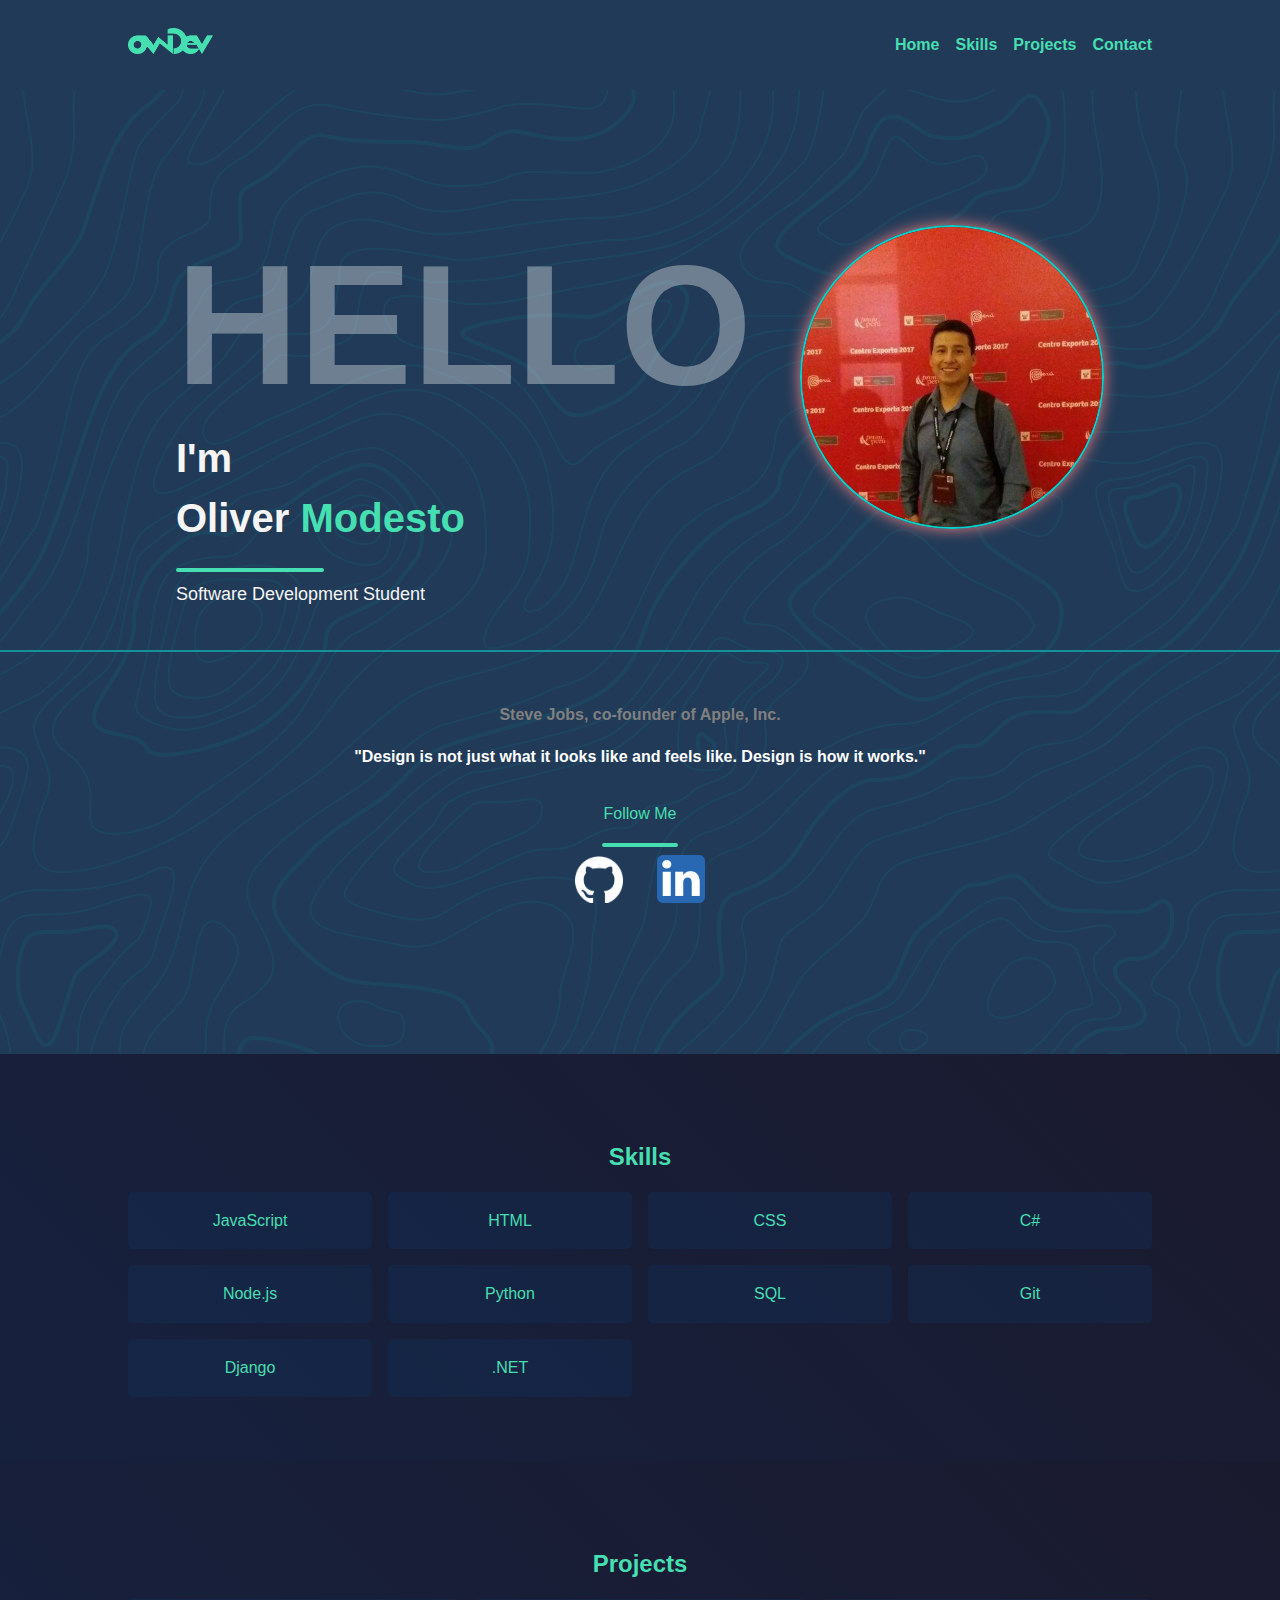
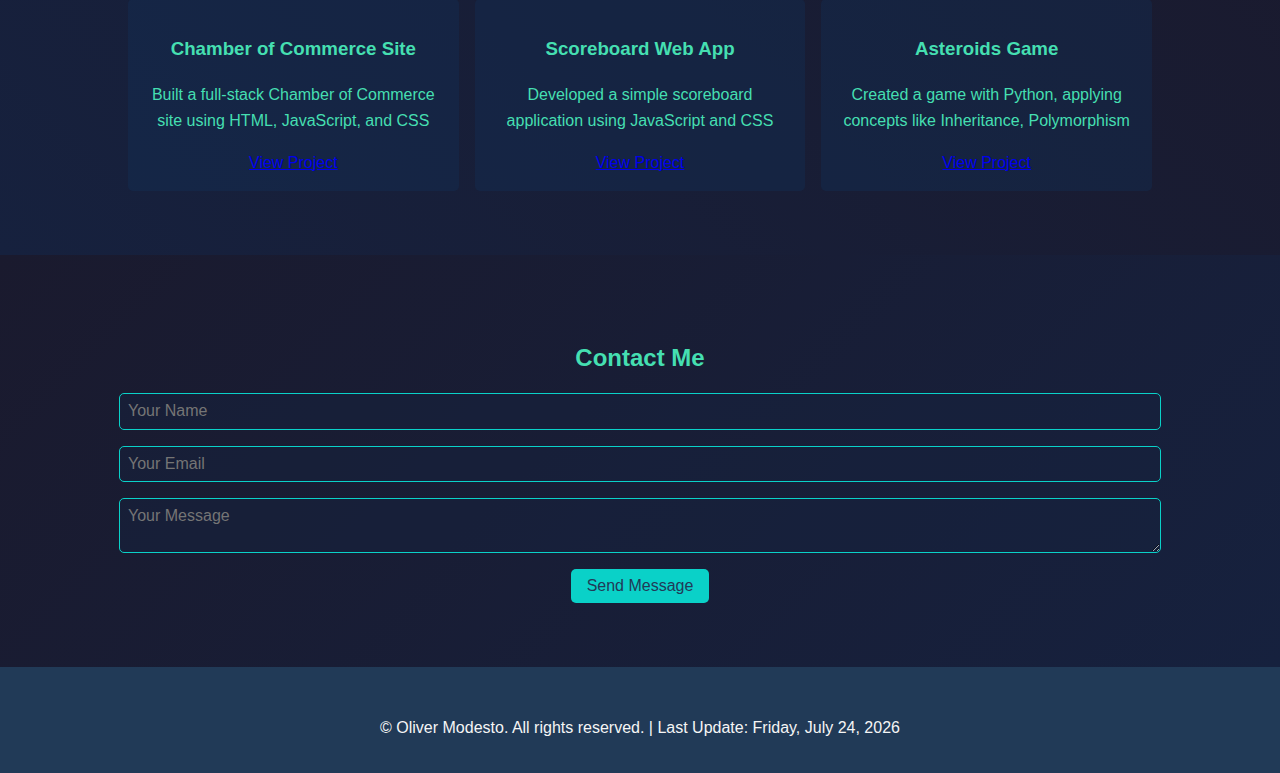
<file: index.html>
<!DOCTYPE html>
<html lang="en">
<head>
    <meta charset="UTF-8">
    <meta name="viewport" content="width=device-width, initial-scale=1.0">
    
    <title>Home | Oliver Modesto's Portfolio</title>
    <meta name="author" content="Oliver Modesto">
    <meta name="description" content="Welcome to Oliver's portfolio. Explore my projects, 
    skills, and professional journey in web development, design, and programming. 
    Let's connect!.">

    <meta property="og:description" content="Explore a collection of projects, coding skills, and achievements by a passionate software development student. Showcasing web development, software design, and innovative solutions to real-world problems.">
    <meta property="og:image" content="https://owms-droid.github.io/portfolio/images/portfolio-view.png">
    <meta property="og:image:alt" content="website cover goes here">
    <meta property="og:site_name" content="Software Developer Portfolio | OliverMS | Peru">
    <meta property="og:title" content="Software Developer Portfolio - Oliver Modesto">
    <meta property="og:type" content="website">
    <meta property="og:url" content="https://olivermodesto.netlify.app/">
    <meta name="twitter:card" content="summary">
    <meta name="twitter:image:alt" content="Software Developer Portfolio logo">

    <link rel="icon" href="images/favicon.ico"> //Add a favicon, create your logo then add it
    <link rel="stylesheet" href="styles/normalize.css">
    <link rel="stylesheet" href="styles/styles.css">

    <script src="./scripts/scripts.js" defer></script>
    <script src="./scripts/date.js" defer></script>
</head>
<body>
    <header>
        <nav class="container">
            <div class="logo">
                <img src="images/owidev-logo.png" alt="OwiDev Logo">
            </div>
            <ul class="nav-links">
                <li><a href="#home">Home</a></li>
                <li><a href="#skills">Skills</a></li>
                <li><a href="#projects">Projects</a></li>
                <li><a href="#contact">Contact</a></li>
            </ul>
            <button class="hamburger" aria-label="Toggle menu">
                <span></span>
                <span></span>
                <span></span>
            </button>
        </nav>
    </header>

    <main>
        <section id="home">
            <div class="container">
                <div class="info-section">
                    <h1>HELLO</h1>
                    <br>
                    <br>
                    <br>
                    <p>I'm</p>
                    <p>Oliver <span style="color: #45dfb1;">Modesto</span></p>
                    <hr align="left">
                    <p style="color: whitesmoke; font-size: 18px; font-weight: normal;">Software Development Student</p>
                </div>
                <div class="profile-picture-container">
                    <div class="profile-picture">
                        <img src="./images/oliver-w-modesto.jpg" alt="oliver profile picture" />
                    </div>
                </div>
            </div>
            <br>
            <hr style="border: 0.5px solid #14919b; width: 100%;">
            <br>
            <div class="quote">
                <p style="color: grey; font-weight: bold;">Steve Jobs, co-founder of Apple, Inc.</p>
                <blockquote style="color: white; font-weight: bolder;">
                "Design is not just what it looks like and feels like. Design is how it works."
                </blockquote>
            </div>
            <div class="socials">
                <p>Follow Me</p>
                <hr align="center">
                <a href="https://github.com/owms-droid" target="_blank"><img src="./images/github.png" alt="github logo"></a>
                <a href="https://www.linkedin.com/in/oliver-modesto/" target="_blank"><img src="./images/linkedin.png" alt="linkedin logo"></a>
            </div>
        </section>

        <section id="skills">
            <div class="container">
                <h2>Skills</h2>
                <div class="skills-container">
                    <!-- Skills will be dynamically added here -->
                </div>
            </div>
        </section>

        <section id="projects">
            <div class="container">
                <h2>Projects</h2>
                <div class="projects-container">
                    <!-- Projects will be dynamically added here -->
                </div>
            </div>
        </section>

        <section id="contact">
            <div class="container">
                <h2>Contact Me</h2>
                <form id="contact-form" action="https://formsubmit.co/olivermodesto87@gmail.com" method="POST">
                    <input type="text" name="name" placeholder="Your Name" required>
                    <input type="email" name="email" placeholder="Your Email" required>
                    <textarea name="message" placeholder="Your Message" required></textarea>
                    <input type="hidden" name="_subject" value="New submission from Portfolio!">
                    <input type="hidden" name="_next" value="https://yourdomain.com/thanks.html">
                    <button type="submit">Send Message</button>
                </form>
            </div>
        </section>
    </main>

    <footer>
        <div class="container">
            <p>&copy; Oliver Modesto. All rights reserved. | <span id="lastModified">Date here</span></p>
        </div>
    </footer>

</body>
</html>
</file>
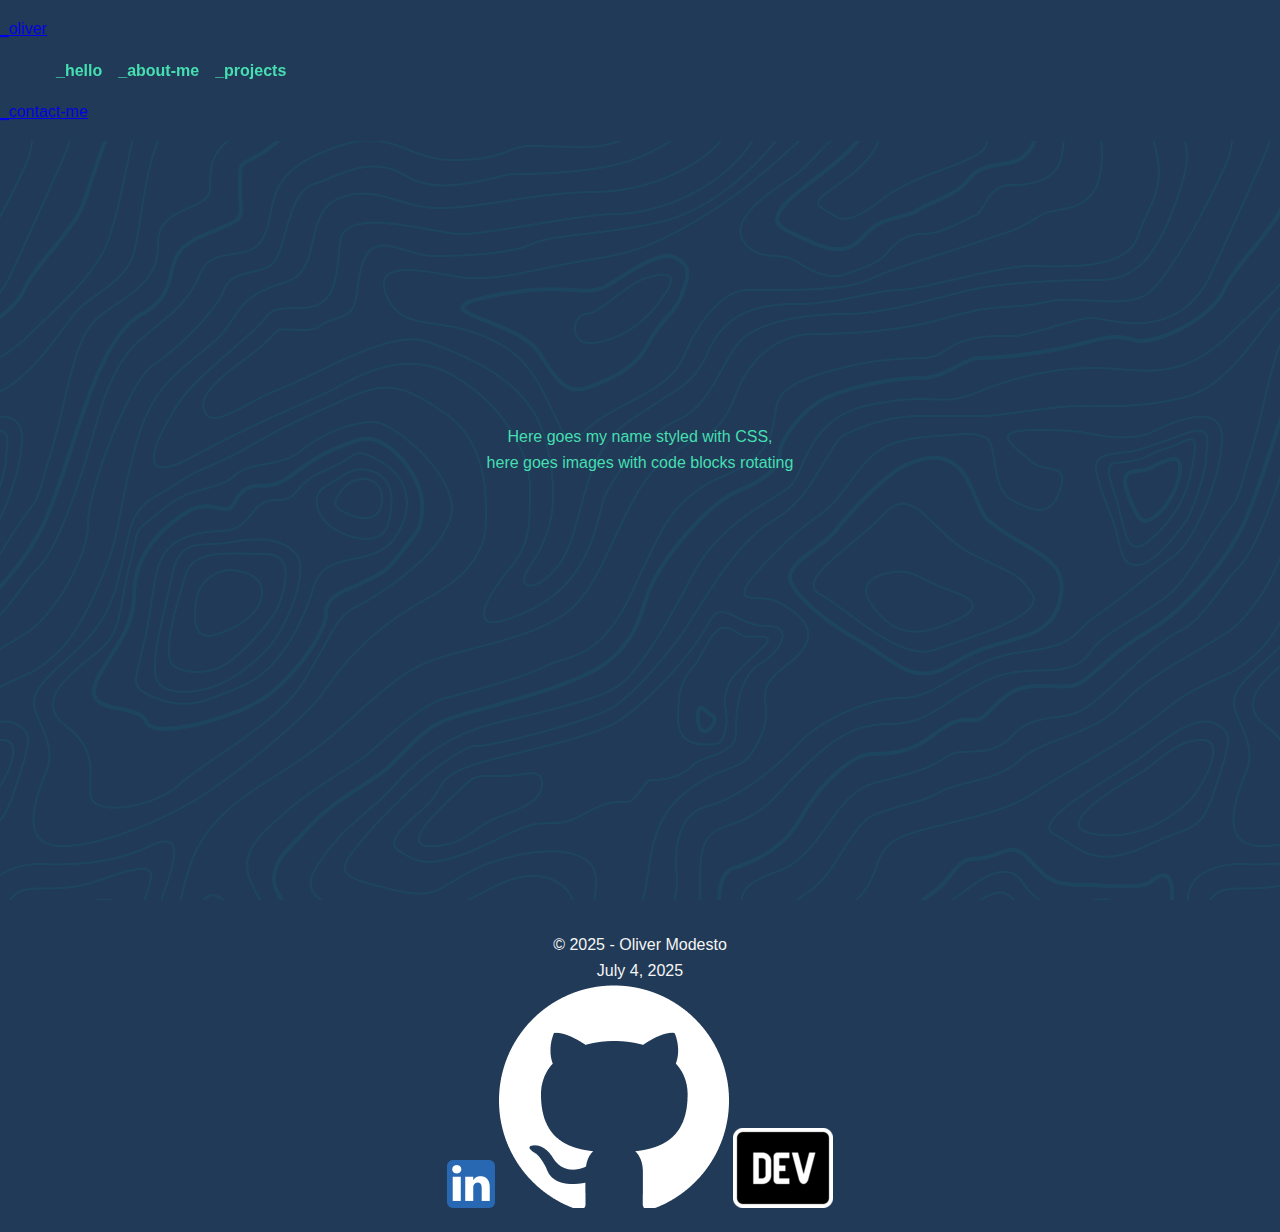
<file: about.html>
<!DOCTYPE html>
<html lang="en">
<head>
    <meta charset="UTF-8">
    <meta name="viewport" content="width=device-width, initial-scale=1.0">

    <title>Oliver's Portfolio</title>
    <meta name="author" content="Oliver M.">
    <meta name="description" content="Junior Web developer skilled in Python, JavaScript, C#, and MySQL. Passionate about developing responsive, 
    user-friendly web applications and learning modern technologies to deliver innovative, scalable solutions.">

    <meta property="og:title" content="Junior Web Developer - Oliver M.">
    <meta property="og:description" content="Junior Web developer skilled in Python, JavaScript, C#, and MySQL. Passionate about developing responsive, 
    user-friendly web applications and learning modern technologies to deliver innovative, scalable solutions.">
    <meta property="og:image" content="https://owms-droid.github.io/portfolio/images/portfolio-view.png">
    <meta property="og:image:alt" content="Website screenshot">
    <meta property="og:site_name" content="Junior Web Developer | Oliver M.">
    <meta property="og:type" content="website">
    <meta property="og:url" content="https://olivermodesto.netlify.app/">
    <meta name="twitter:card" content="summary">
    <meta name="twitter:image:alt" content="Junior Web Developer Portfolio logo">

    <link rel="preconnect" href="https://fonts.googleapis.com">
    <link rel="preconnect" href="https://fonts.gstatic.com" crossorigin>
    <link href="https://fonts.googleapis.com/css2?family=Fira+Code:wght@300..700&display=swap" rel="stylesheet">
    <link rel="icon" href="images/favicon.ico"> <!-- Favicon for the website -->
    <link rel="stylesheet" href="styles/normalize.css">
    <link rel="stylesheet" href="styles/styles.css">

    <script src="./scripts/scripts.js" defer></script>
    <script src="./scripts/date.js" defer></script>
</head>
<body>
    <header>
        <nav class="navbar">
            <div class="sub-navbar">
                <div class="logo">
                    <a href="./index.html">_oliver</a>
                </div>
                <ul class="nav-links">
                    <li><a href="./index.html">_hello</a></li>
                    <li><a href="./about.html" class="active">_about-me</a></li>
                    <li><a href="./projects.html">_projects</a></li>
                </ul>
                <div class="contact">
                    <a href="./contact.html">_contact-me</a>
                </div>
                <div class="hamburger">
                    <span></span>
                    <span></span>
                    <span></span>
                </div>
            </div>
        </nav>
    </header>

    <main>
        <div class="intro" id="home">
            <div class="left">
                Here goes my name styled with CSS,
            </div>
            <div class="right">
                here goes images with code blocks rotating
            </div>
        </div> 
    </main>

    <footer>
        <div class="footer-bar">
            <div class="footer-left">
                © 2025 - Oliver Modesto
            </div>
            <div class="footer-center">
                <span id="date-time">July 4, 2025</s>
            </div>
            <div class="footer-right">
                <div class="social-links">
                    <a href="https://www.linkedin.com/in/oliver-modesto/"><img src="./images/linkedin.png" alt="LinkedIn"></a>
                    <a href="https://github.com/owms-droid"><img src="./images/github.png" alt="GitHub"></a>
                    <a href="https://dev.to/calamitouscoder87"><img src="./images/dev.png" alt="Dev Community"></a>
                </div>
            </div>
        </div>
    </footer>

</body>
</html>
</file>
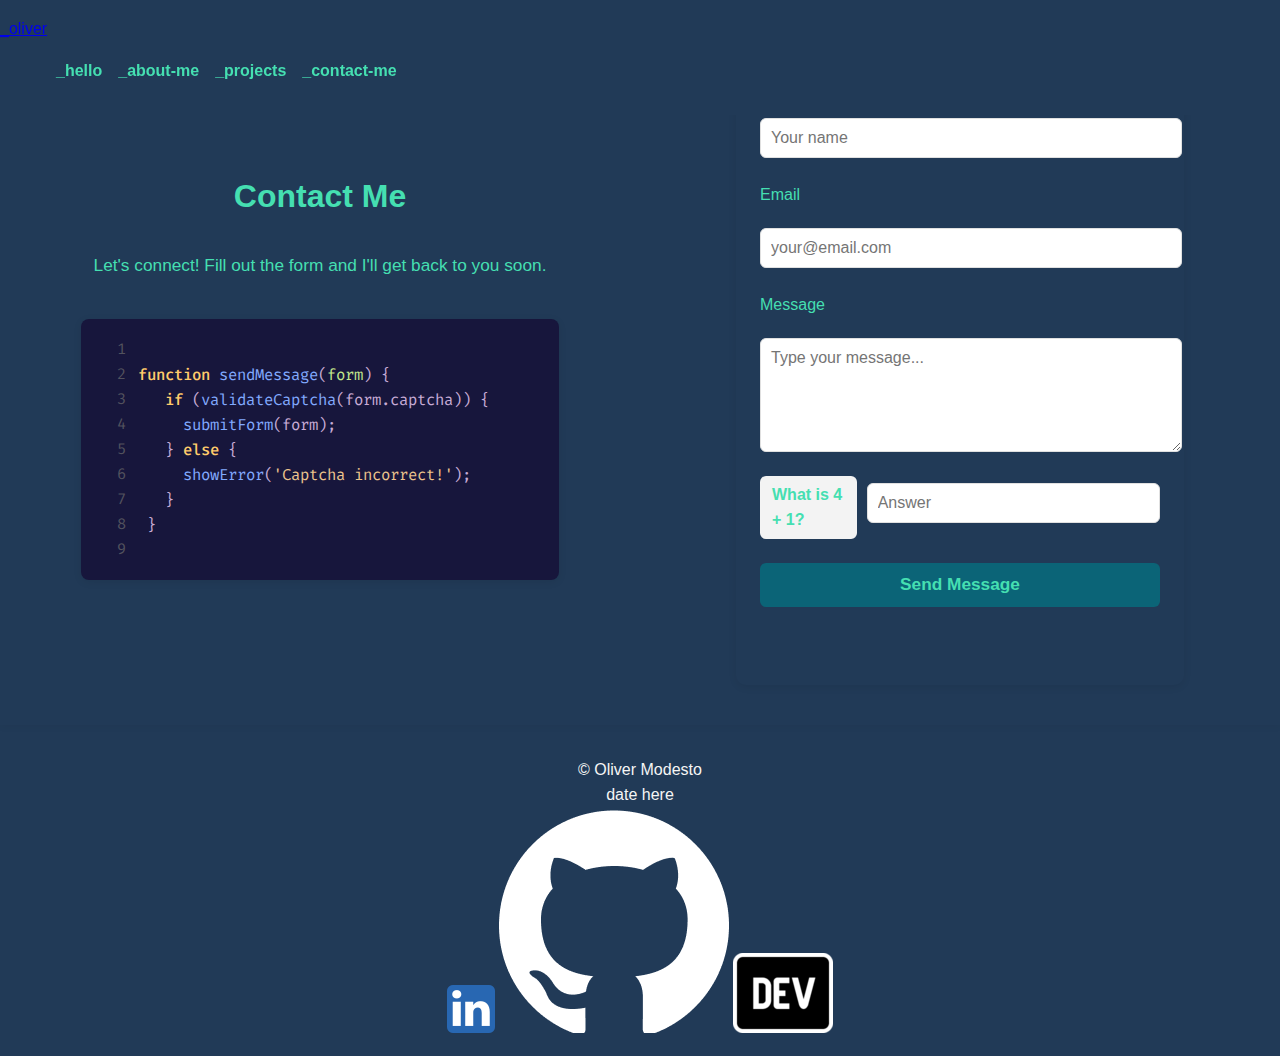
<file: contact.html>
<!DOCTYPE html>
<html lang="en">
<head>
    <meta charset="UTF-8">
    <meta name="viewport" content="width=device-width, initial-scale=1.0">

    <title>Contact Oliver</title>
    <meta name="author" content="Oliver M.">
    <meta name="description" content="Junior Web developer skilled in Python, JavaScript, C#, and MySQL. Passionate about developing responsive, 
    user-friendly web applications and learning modern technologies to deliver innovative, scalable solutions.">

    <meta property="og:title" content="Junior Web Developer - Oliver M.">
    <meta property="og:description" content="Junior Web developer skilled in Python, JavaScript, C#, and MySQL. Passionate about developing responsive, 
    user-friendly web applications and learning modern technologies to deliver innovative, scalable solutions.">
    <meta property="og:image" content="https://owms-droid.github.io/portfolio/images/portfolio-view.png">
    <meta property="og:image:alt" content="Oliver's Portfolio">
    <meta property="og:site_name" content="Junior Web Developer | Oliver M.">
    <meta property="og:type" content="website">
    <meta property="og:url" content="https://olivermodesto.netlify.app/">
    <meta name="twitter:card" content="summary">
    <meta name="twitter:image:alt" content="Junior Web Developer Portfolio">

    <link rel="preconnect" href="https://fonts.googleapis.com">
    <link rel="preconnect" href="https://fonts.gstatic.com" crossorigin>
    <link href="https://fonts.googleapis.com/css2?family=Fira+Code:wght@300..700&display=swap" rel="stylesheet">
    <link rel="icon" href="images/favicon.ico"> <!-- Favicon for the website -->
    <link rel="stylesheet" href="styles/normalize.css">
    <link rel="stylesheet" href="styles/styles.css">
    <link rel="stylesheet" href="styles/contact.css">

    <script src="./scripts/scripts.js" defer></script>
    <script src="./scripts/home-animations.js" defer></script>
    <script src="./scripts/date.js" defer></script>
    <script src="./scripts/contact.js" defer></script>

    <script async src="https://pagead2.googlesyndication.com/pagead/js/adsbygoogle.js?client=ca-pub-3371929463714051" crossorigin="anonymous"></script>
</head>
<body>
    <header>
        <nav class="navbar">
            <div class="sub-navbar">
                <div class="logo">
                    <a href="./index.html">_oliver</a>
                </div>
                <ul class="nav-links">
                    <li><a href="./index.html">_hello</a></li>
                    <li><a href="./about.html">_about-me</a></li>
                    <li><a href="./projects.html">_projects</a></li>
                    <li><a href="./contact.html" class="active">_contact-me</a></li>
                </ul>
                <div class="hamburger">
                    <span></span>
                    <span></span>
                    <span></span>
                </div>
            </div>
        </nav>
    </header>

    <main>
        <div class="intro contact-intro">
            <div class="left contact-info">
                <h2>Contact Me</h2>
                <p>Let's connect! Fill out the form and I'll get back to you soon.</p>
                <div class="contact-code-block">
                    <div class="code-line"><span class="code-linenumber">1</span> <span class="code-comment"></span></div>
                    <div class="code-line"><span class="code-linenumber">2</span> <span class="code-keyword">function </span><span class="code-func">sendMessage</span>(<span class="code-param">form</span>) {</div>
                    <div class="code-line"><span class="code-linenumber">3</span> &nbsp;&nbsp;<span class="code-keyword">if</span> (<span class="code-func">validateCaptcha</span>(form.captcha)) {</div>
                    <div class="code-line"><span class="code-linenumber">4</span> &nbsp;&nbsp;&nbsp;&nbsp;<span class="code-func">submitForm</span>(form);</div>
                    <div class="code-line"><span class="code-linenumber">5</span> &nbsp;&nbsp;} <span class="code-keyword">else</span> {</div>
                    <div class="code-line"><span class="code-linenumber">6</span> &nbsp;&nbsp;&nbsp;&nbsp;<span class="code-func">showError</span>(<span class="code-string">'Captcha incorrect!'</span>);</div>
                    <div class="code-line"><span class="code-linenumber">7</span> &nbsp;&nbsp;}</div>
                    <div class="code-line"><span class="code-linenumber">8</span> }</div>
                    <div class="code-line"><span class="code-linenumber">9</span> <span class="code-comment"></span></div>
                </div>
            </div>
            <div class="right contact-form-container">
                <form id="contact-form" autocomplete="off" action="https://formsubmit.co/2d8613a67a8ce51b13abb1a40a0c44d7" method="POST">
                    <label for="name">Name</label>
                    <input type="text" id="name" name="name" required placeholder="Your name">

                    <label for="email">Email</label>
                    <input type="email" id="email" name="email" required placeholder="your@email.com">

                    <label for="message">Message</label>
                    <textarea id="message" name="message" rows="5" required placeholder="Type your message..."></textarea>

                    <div class="captcha-block">
                        <span id="captcha-question"></span>
                        <input type="text" id="captcha-answer" name="captcha" required placeholder="Answer">
                    </div>

                    <button type="submit" class="contact-btn">Send Message</button>
                    <div id="form-status"></div>

                    <input type="hidden" name="_next" value="https://olivermodesto.netlify.app/thanks.html">
                    <input type="hidden" name="_captcha" value="false">
                </form>
            </div>
        </div>
    </main>

    <footer>
        <div class="footer-bar">
            <div class="footer-left">
                © Oliver Modesto
            </div>
            <div class="footer-center">
                <span id="date-time">date here</span>
            </div>
            <div class="footer-right">
                <div class="social-links">
                    <a href="https://www.linkedin.com/in/oliver-modesto/" target="_blank" rel="noopener"><img src="./images/linkedin.png" alt="LinkedIn"></a>
                    <a href="https://github.com/owms-droid" target="_blank" rel="noopener"><img src="./images/github.png" alt="GitHub"></a>
                    <a href="https://dev.to/calamitouscoder87" target="_blank" rel="noopener"><img src="./images/dev.png" alt="Dev Community"></a>
                </div>
            </div>
        </div>
    </footer>

</body>
</html>
</file>
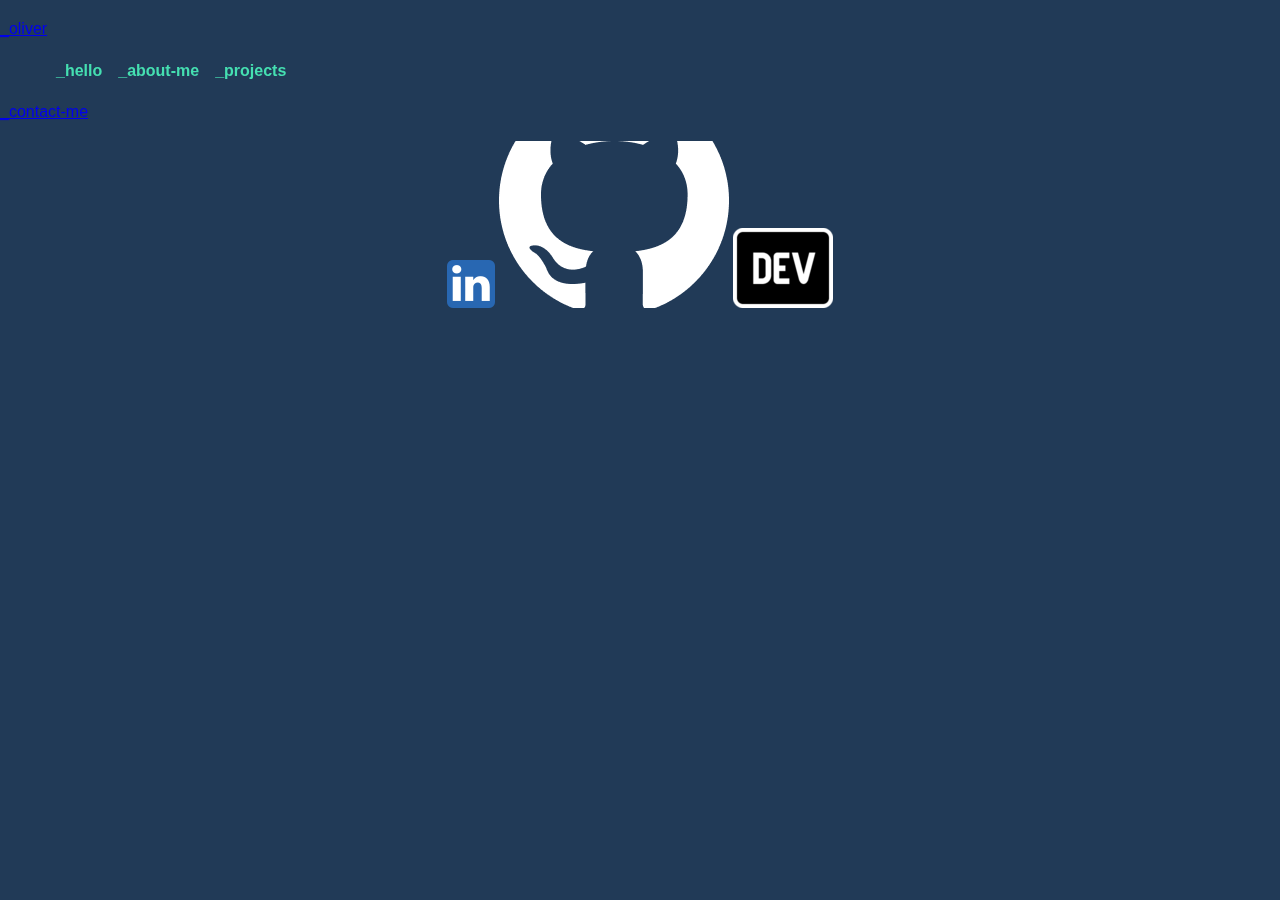
<file: projects.html>
<!DOCTYPE html>
<html lang="en">
<head>
    <meta charset="UTF-8">
    <meta name="viewport" content="width=device-width, initial-scale=1.0">

    <title>Oliver's Projects</title>
    <meta name="author" content="Oliver M.">
    <meta name="description" content="Junior Web developer skilled in Python, JavaScript, C#, and MySQL. Passionate about developing responsive, 
    user-friendly web applications and learning modern technologies to deliver innovative, scalable solutions.">

    <meta property="og:title" content="Junior Web Developer - Oliver M.">
    <meta property="og:description" content="Junior Web developer skilled in Python, JavaScript, C#, and MySQL. Passionate about developing responsive, 
    user-friendly web applications and learning modern technologies to deliver innovative, scalable solutions.">
    <meta property="og:image" content="https://owms-droid.github.io/portfolio/images/portfolio-view.png">
    <meta property="og:image:alt" content="Oliver's Portfolio">
    <meta property="og:site_name" content="Junior Web Developer | Oliver M.">
    <meta property="og:type" content="website">
    <meta property="og:url" content="https://olivermodesto.netlify.app/">
    <meta name="twitter:card" content="summary">
    <meta name="twitter:image:alt" content="Junior Web Developer Portfolio">

    <link rel="preconnect" href="https://fonts.googleapis.com">
    <link rel="preconnect" href="https://fonts.gstatic.com" crossorigin>
    <link href="https://fonts.googleapis.com/css2?family=Fira+Code:wght@300..700&display=swap" rel="stylesheet">
    <link rel="icon" href="images/favicon.ico"> <!-- Favicon for the website -->
    <link rel="stylesheet" href="styles/normalize.css">
    <link rel="stylesheet" href="styles/styles.css">

    <script src="./scripts/scripts.js" defer></script>
    <script src="./scripts/home-animations.js" defer></script>
    <script src="./scripts/date.js" defer></script>
</head>
<body>
    <header>
        <nav class="navbar">
            <div class="sub-navbar">
                <div class="logo">
                    <a href="./index.html">_oliver</a>
                </div>
                <ul class="nav-links">
                    <li><a href="./index.html">_hello</a></li>
                    <li><a href="./about.html">_about-me</a></li>
                    <li><a href="./projects.html" class="active">_projects</a></li>
                </ul>
                <div class="contact">
                    <a href="./contact.html">_contact-me</a>
                </div>
                <div class="hamburger">
                    <span></span>
                    <span></span>
                    <span></span>
                </div>
            </div>
        </nav>
    </header>

    <main>
        <div class="intro">
            <div class="left">
                
            </div>
            <div class="right">
                
            </div>
        </div>
    </main>

    <footer>
        <div class="footer-bar">
            <div class="footer-left">
                © Oliver Modesto
            </div>
            <div class="footer-center">
                <span id="date-time">date here</span>
            </div>
            <div class="footer-right">
                <div class="social-links">
                    <a href="https://www.linkedin.com/in/oliver-modesto/" target="_blank" rel="noopener"><img src="./images/linkedin.png" alt="LinkedIn"></a>
                    <a href="https://github.com/owms-droid" target="_blank" rel="noopener"><img src="./images/github.png" alt="GitHub"></a>
                    <a href="https://dev.to/calamitouscoder87" target="_blank" rel="noopener"><img src="./images/dev.png" alt="Dev Community"></a>
                </div>
            </div>
        </div>
    </footer>

</body>
</html>
</file>
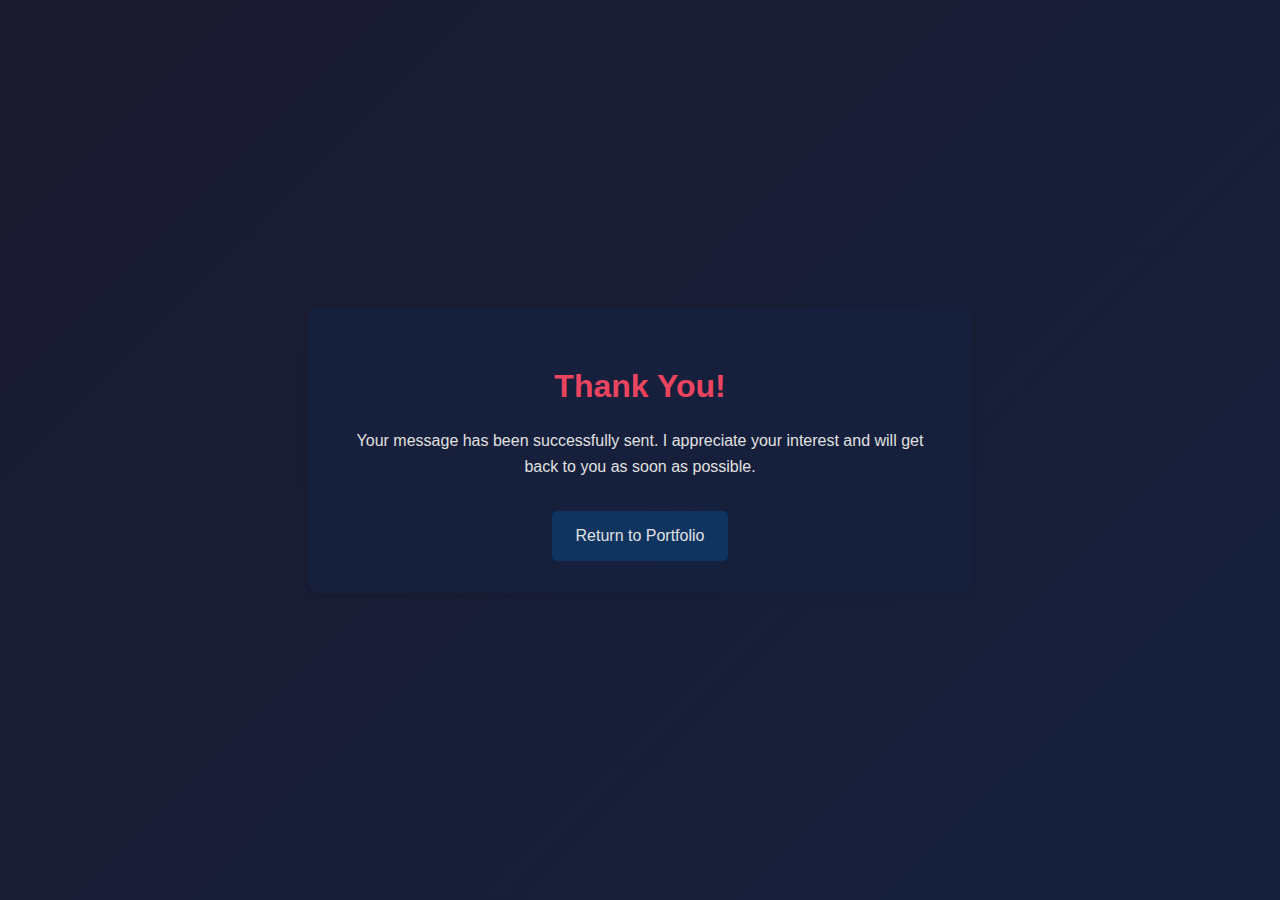
<file: thanks.html>
<!DOCTYPE html>
<html lang="en">
<head>
    <meta charset="UTF-8">
    <meta name="viewport" content="width=device-width, initial-scale=1.0">
    <title>Thank You - Jane Doe Portfolio</title>
    <style>
        :root {
            --bg-color: #1a1a2e;
            --text-color: #e0e0e0;
            --accent-color: #0f3460;
            --secondary-color: #16213e;
            --highlight-color: #e94560;
        }

        body {
            font-family: 'Arial', sans-serif;
            margin: 0;
            padding: 0;
            background: linear-gradient(135deg, #1a1a2e 0%, #16213e 100%);
            color: var(--text-color);
            line-height: 1.6;
            min-height: 100vh;
            display: flex;
            flex-direction: column;
            justify-content: center;
            align-items: center;
            text-align: center;
        }

        .container {
            max-width: 600px;
            margin: 0 auto;
            padding: 2rem;
            background-color: rgba(22, 33, 62, 0.7);
            border-radius: 10px;
            box-shadow: 0 4px 6px rgba(0, 0, 0, 0.1);
        }

        h1 {
            color: var(--highlight-color);
            margin-bottom: 1rem;
        }

        p {
            margin-bottom: 2rem;
        }

        .btn {
            display: inline-block;
            background-color: var(--accent-color);
            color: var(--text-color);
            text-decoration: none;
            padding: 0.75rem 1.5rem;
            border-radius: 5px;
            transition: background-color 0.3s ease, transform 0.3s ease;
        }

        .btn:hover {
            background-color: var(--highlight-color);
            transform: translateY(-2px);
        }
    </style>
</head>
<body>
    <div class="container">
        <h1>Thank You!</h1>
        <p>Your message has been successfully sent. I appreciate your interest and will get back to you as soon as possible.</p>
        <a href="index.html" class="btn">Return to Portfolio</a>
    </div>
</body>
</html>
</file>
<file: styles/styles.css>
:root {
    --bg-color: #213a57;
    --decorative-color: #45dfb1;
    --secondary-color: #0b6477;
    --text-color: #14919b;
    --accent-color: #0ad1c8;
    --highlight-color: #ed8080;
}

body {
    font-family: 'Arial', sans-serif;
    margin: 0;
    padding: 0;
    background-color: var(--bg-color);
    color: var(--decorative-color);
    line-height: 1.6;
}

.container {
    width: 80%;
    margin: 0 auto;
    overflow: hidden;
    padding: 0px 20px 0px 20px;
}

header {
    background-color: var(--bg-color);
    padding: 1rem 0;
    position: fixed;
    width: 100%;
    top: 0;
    z-index: 1000;
}

nav {
    display: flex;
    justify-content: space-between;
    align-items: center;
}

.logo>img {
    width: 12%;
}

.nav-links {
    display: flex;
    list-style: none;
    font-weight: bold;
}

.nav-links li {
    margin-left: 1rem;
}

.nav-links a {
    color: var(--decorative-color);
    text-decoration: none;
    transition: color 0.3s ease;
}

.nav-links a:hover {
    color: var(--highlight-color);
}

.hamburger {
    display: none;
    cursor: pointer;
    background: none;
    border: none;
    padding: 0;
}

.hamburger span {
    display: block;
    width: 25px;
    height: 3px;
    margin: 5px 0;
    position: relative;
    background-color: var(--decorative-color);
    border-radius: 3px;
    z-index: 1;
    transform-origin: 4px 0px;
    transition: transform 0.5s cubic-bezier(0.77,0.2,0.05,1.0),
                background 0.5s cubic-bezier(0.77,0.2,0.05,1.0),
                opacity 0.55s ease;
}

.hamburger.active span:first-child {
    transform: rotate(45deg) translate(1px, -1px);
}

.hamburger.active span:nth-child(2) {
    opacity: 0;
    transform: rotate(0deg) scale(0.2, 0.2);
}

.hamburger.active span:last-child {
    transform: rotate(-45deg) translate(1px, -1px);
}

section {
    padding: 4rem 0;
}

h1, h2 {
    margin-bottom: 1rem;
}

#home {
    min-height: 100vh;
    display: flex;
    flex-direction: column;
    justify-content: center;
    align-items: center;
    text-align: center;
    background: linear-gradient(135deg, #213a57 0%, #16213e 100%);
    background-image: url('/images/rectangle-bg.png');
}

#home > .container {
    display: flex;
    flex-direction: row;
    align-items: center;
    justify-content: space-evenly;
    text-align: left;
    line-height: 0.5;
}

.info-section h1 {
    color: white; 
    font-size: 170px; 
    opacity: 35%; 
    font-weight: bolder; 
    text-align: left;
}

.info-section p {
    color: whitesmoke; 
    font-size: 40px; 
    font-weight: bolder;
}

.info-section hr {
    border: 2px solid #45dfb1; 
    width: 25%; 
    border-radius: 10px;
}

.profile-picture-container {
    display: flex;
    justify-content: center;
    align-items: center;
    margin-bottom: 2rem;
    padding: 2rem 0;
    background: radial-gradient(circle, rgba(15,52,96,0.6) 0%, rgba(26,26,46,0) 70%);
}

.profile-picture {
    width: 300px;
    height: 300px;
    border-radius: 50%;
    overflow: hidden;
    border: 2px solid var(--accent-color);
    box-shadow: 0 0 15px #ed8080;
}

.profile-picture img {
    width: 100%;
    height: 100%;
    object-fit: cover;
}

.socials a {
    flex-direction: row;
    padding: 15px;
}

.socials hr {
    border: 2px solid #45dfb1; 
    width: 45%; 
    border-radius: 10px;
}

.socials img {
    width: 48px;
}

#skills {
    background: linear-gradient(45deg, #16213e 0%, #1a1a2e 100%);
    text-align: center;
}

.skills-container, .projects-container {
    display: grid;
    grid-template-columns: repeat(auto-fit, minmax(200px, 1fr));
    gap: 1rem;
}

.skill-card, .project-card {
    background-color: rgba(15,52,96,0.3);
    padding: 1rem;
    border-radius: 5px;
    transition: transform 0.3s ease, box-shadow 0.3s ease;
}

.skill-card:hover, .project-card:hover {
    transform: translateY(-5px);
    box-shadow: 0 5px 15px #ed8080;
}

#projects {
    background: linear-gradient(225deg, #1a1a2e 0%, #16213e 100%);
    text-align: center;
}

#contact {
    background: linear-gradient(315deg, #16213e 0%, #1a1a2e 100%);
    text-align: center;
}

form {
    display: grid;
    gap: 1rem;
    justify-items: center;
}

input, textarea {
    width: 100%;
    padding: 0.5rem;
    border: 1px solid var(--accent-color);
    background-color: rgba(22,33,62,0.5);
    color: var(--text-color);
    border-radius: 5px;
}

button {
    background-color: var(--accent-color);
    color: var(--bg-color);
    border: none;
    padding: 0.5rem 1rem;
    cursor: pointer;
    border-radius: 5px;
    transition: background-color 0.3s ease, transform 0.3s ease;
}

button:hover {
    background-color: var(--highlight-color);
    transform: translateY(-2px);
}

footer {
    background-color: var(--bg-color);
    text-align: center;
    padding: 1rem 0;
    margin-top: 1rem;
    color: whitesmoke;
}

/*RESPONSIVE STYLES*/
@media (max-width: 800px) {
    .nav-links {
        display: none;
        flex-direction: column;
        width: 100%;
        position: absolute;
        top: 60px;
        left: 0;
        background-color: var(--secondary-color);
        padding: 1rem 0;
    }

    .nav-links.active {
        display: flex;
    }

    .nav-links li {
        margin: 0.5rem 0;
    }

    .hamburger {
        display: block;
    }

    #home > .container {
        display: flex;
        flex-direction: column;
        align-items: center;
        justify-content: space-evenly;
        text-align: center;
        line-height: 0.5;
    }

    .info-section h1 {
        font-size: 100px;
        text-align: center;
    }

    .info-section hr {
        width: 100%;
    }

    .profile-picture {
        width: 150px;
        height: 150px;
    }

    .socials img {
        width: 38px;
    }
    
    .logo>img {
        width: 20%;
    }
}
</file>
<file: styles/contact.css>
.contact-intro {
    display: grid;
    grid-template-columns: 1fr 1fr;
    gap: 0px;
    align-items: stretch;
    min-height: 60vh;
    background: rgba(var(--secondary-color-rgba), 0.15);
    box-shadow: 0 2px 8px rgba(0,0,0,0.04);
}

.contact-info {
    padding: 40px 32px;
    display: flex;
    flex-direction: column;
    justify-content: center;
    align-items: center;
}

.contact-info h2 {
    color: var(--highlighted-color);
    font-size: 2rem;
    margin-bottom: 12px;
}

.contact-info p {
    color: var(--white-color);
    font-size: 1.08rem;
    margin-bottom: 18px;
}

.contact-code-block {
    font-family: 'Fira Code', 'Consolas', monospace;
    background: rgba(23, 21, 59, 0.97);
    color: #c8acd6;
    border-radius: 8px;
    padding: 18px 14px;
    margin-top: 22px;
    font-size: 0.98rem;
    box-shadow: 0 2px 8px rgba(0,0,0,0.08);
    max-width: 450px;
    overflow-x: auto;
    width: 100%;
}

.code-line {
    display: flex;
    align-items: flex-start;
    min-height: 1.5em;
    white-space: pre;
}

.code-linenumber {
    display: inline-block;
    width: 2em;
    color: #6c6c6c;
    text-align: right;
    margin-right: 12px;
    font-size: 0.98em;
    opacity: 0.7;
}

.code-comment {
    color: #7ec699;
}

.code-keyword {
    color: #ffcb6b;
    font-weight: 500;
}

.code-func {
    color: #82aaff;
}

.code-param {
    color: #c3e88d;
}

.code-string {
    color: #ecc48d;
}

.contact-form-container {
    padding: 40px 32px;
    display: flex;
    align-items: center;
    justify-content: center;
}

#contact-form {
    width: 100%;
    max-width: 400px;
    background: rgba(var(--secondary-color-rgba), 0.35);
    border-radius: 10px;
    padding: 32px 24px;
    box-shadow: 0 2px 8px rgba(0,0,0,0.07);
    display: flex;
    flex-direction: column;
    gap: 16px;
}

#contact-form label {
    font-weight: 500;
    color: var(--white-color);
    margin-bottom: 4px;
}

#contact-form input,
#contact-form textarea {
    border: 1px solid #e0e0e0;
    border-radius: 6px;
    padding: 10px;
    font-size: 1rem;
    background: #fff;
    color: #333;
    margin-bottom: 8px;
    transition: border 0.2s;
}

#contact-form input:focus,
#contact-form textarea:focus {
    border-color: var(--secondary-color);
    outline: none;
}

.captcha-block {
    display: flex;
    align-items: center;
    gap: 10px;
    margin-bottom: 8px;
}

#captcha-question {
    font-weight: 600;
    color: var(--highlighted-color);
    background: #f3f3f3;
    padding: 6px 12px;
    border-radius: 6px;
}

.contact-btn {
    background: var(--secondary-color);
    color: var(--white-color);
    border: none;
    border-radius: 6px;
    padding: 12px 0;
    font-size: 1.08rem;
    font-weight: 600;
    cursor: pointer;
    transition: background 0.2s;
}

.contact-btn:hover {
    background: var(--link-color);
}

#form-status {
    margin-top: 10px;
    font-size: 1rem;
    color: var(--primary-color);
    min-height: 20px;
}

/* Responsive */
@media (max-width: 900px) {
    .contact-code-block {
        max-width: 380px;
        font-size: smaller;
    }
    
    .contact-intro {
        grid-template-columns: 1fr;
    }
    .contact-info, .contact-form-container {
        padding: 24px 10px;
    }
    #contact-form {
        padding: 18px 8px;
        max-width: 100%;
    }
}
</file>
